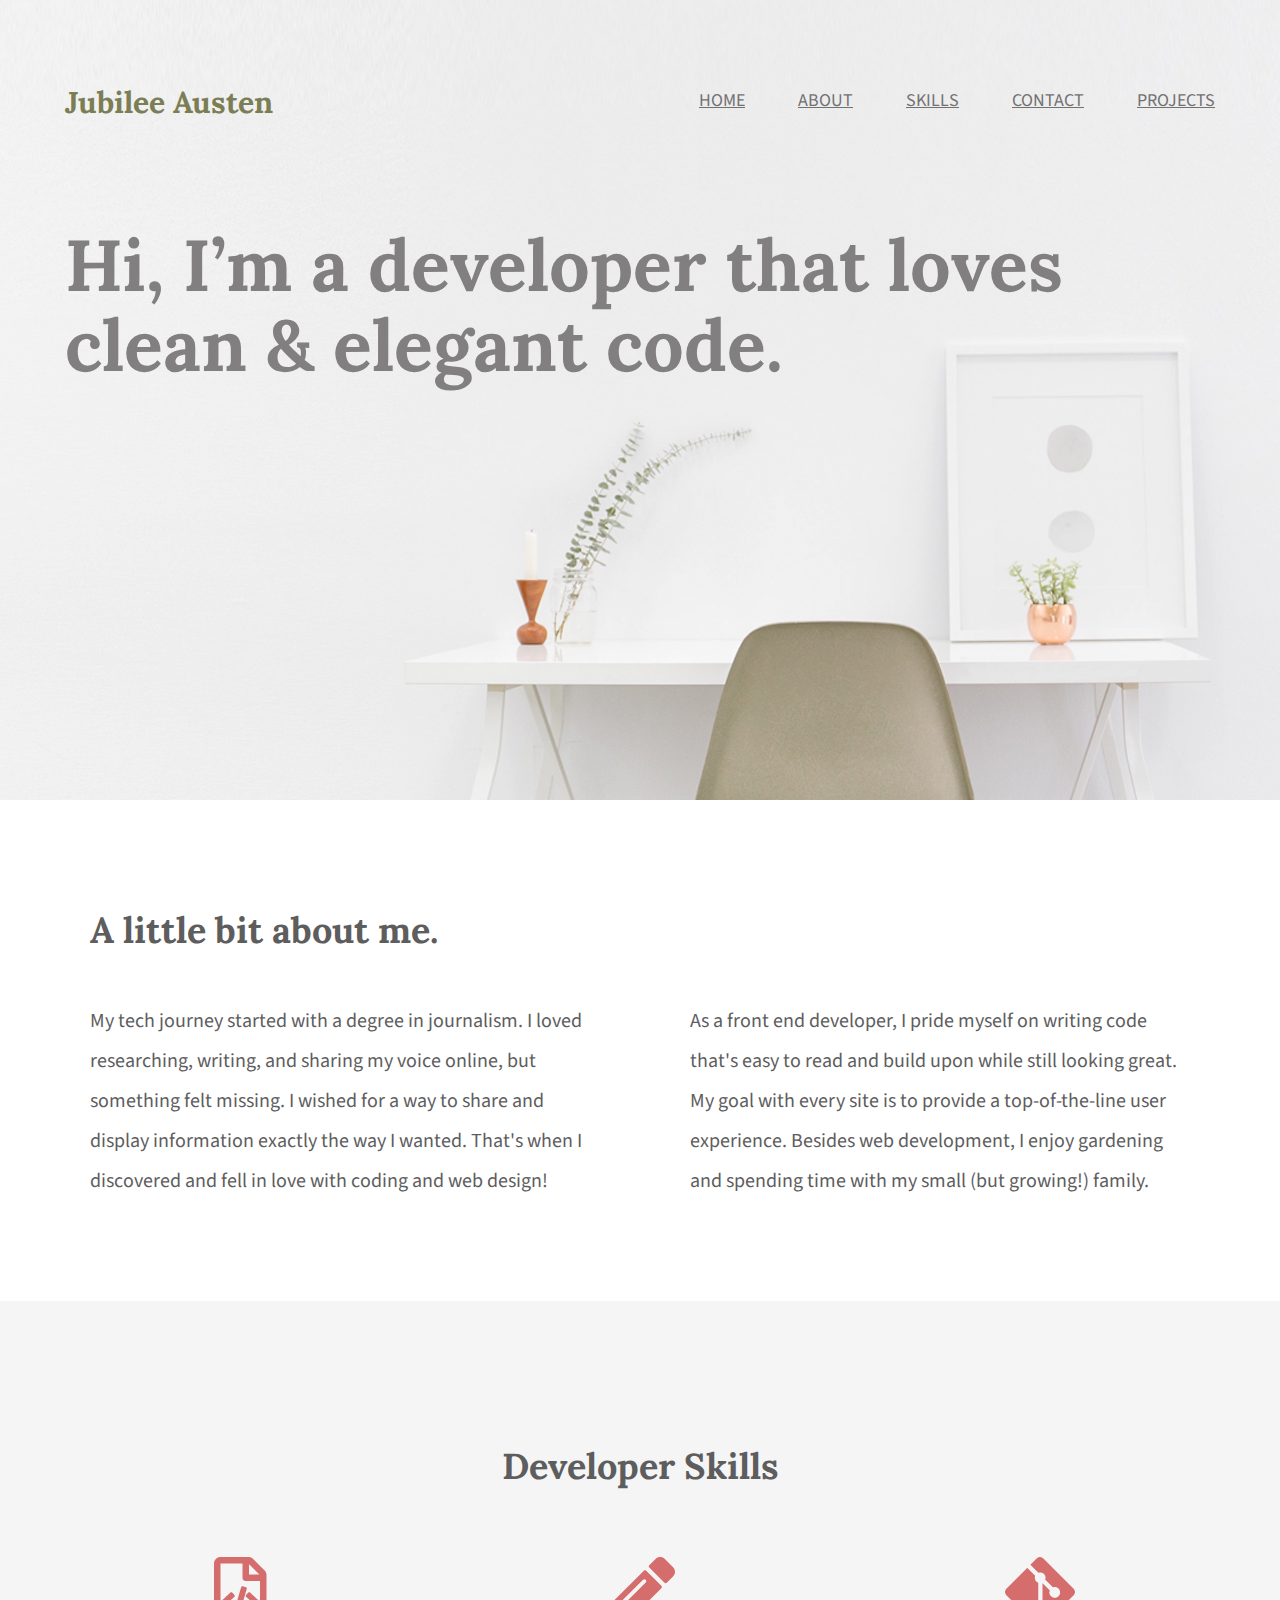
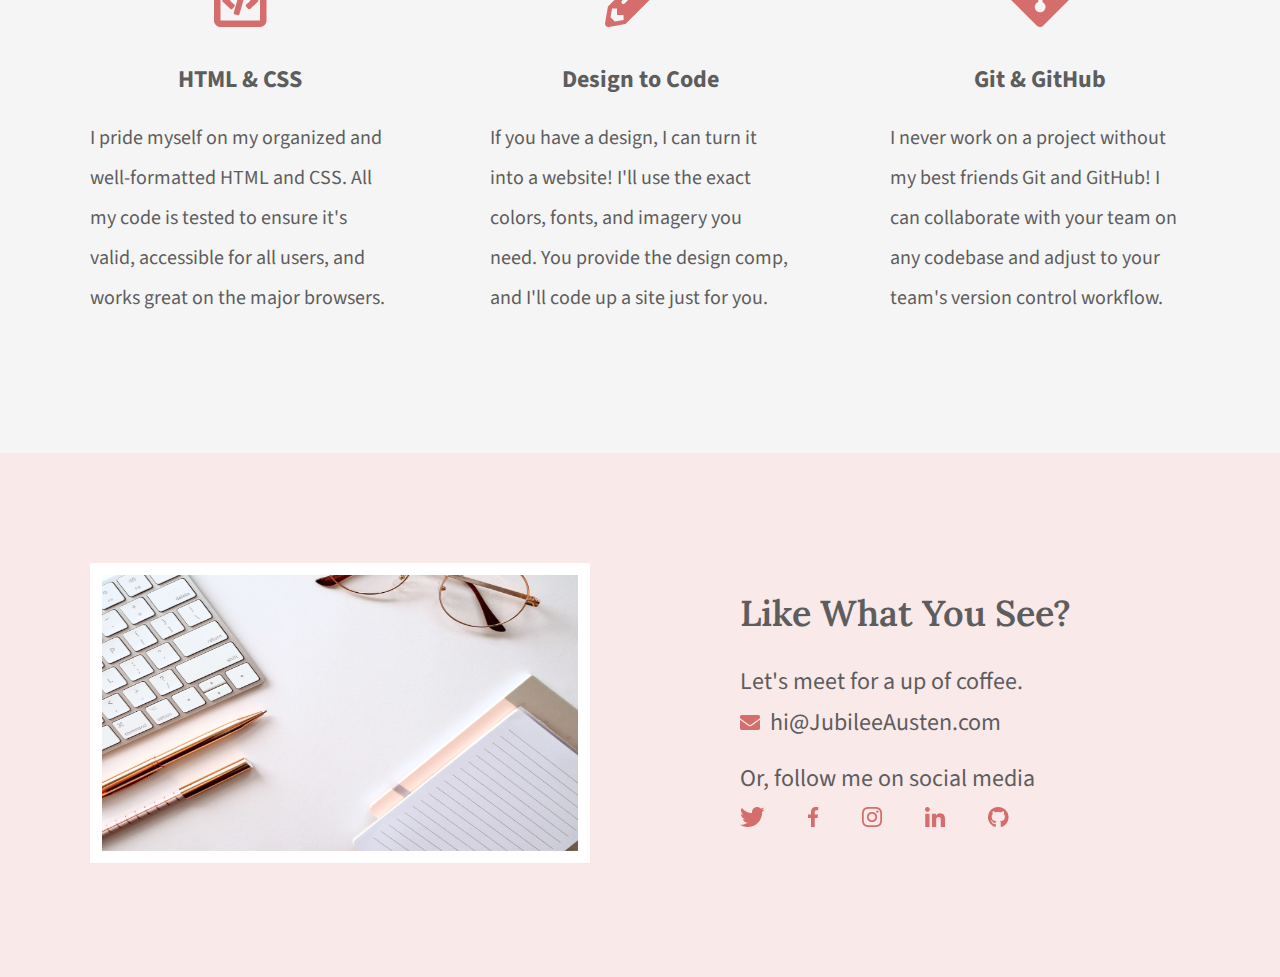
<file: index.html>
<!DOCTYPE html>
<html lang="en">

<head>
    <meta charset="UTF-8">
    <title>Jubilee Austen | Portfolio</title>
    <link rel="stylesheet" href="css/normalize.css" >
    <link rel="stylesheet" href="css/main.css" >
    <link rel="preconnect" href="https://fonts.googleapis.com">
    <link rel="preconnect" href="https://fonts.gstatic.com" crossorigin>
    <link href="https://fonts.googleapis.com/css2?family=Lora:wght@400;600;700&family=Source+Sans+3:wght@400;700&display=swap" rel="stylesheet">
</head>

<body>
<header class="homepage-hero">
    <div class="content-wrapper">
        <h1>Jubilee Austen</h1>
        <nav>
            <ul>
                <li><a href="#">home</a></li>
                <li><a href="#about">about</a></li>
                <li><a href="#skills">skills</a></li>
                <li><a href="#contact">contact</a></li>
                <li><a href="projects/index.html">projects</a></li>
            </ul>
        </nav>
        <h2>Hi, I’m a developer that loves clean & elegant code.</h2>
    </div>
</header>

<main>
    <section id="about">
        <div class="content-wrapper">
            <h2>A little bit about me.</h2>
            <p>My tech journey started with a degree in journalism. I loved researching,
                writing, and sharing my voice online, but something felt missing. I wished
                for a way to share and display information exactly the way I wanted. That's
                when I discovered and fell in love with coding and web design!</p>
            <p>As a front end developer, I pride myself on writing code that's easy to read
                and build upon while still looking great. My goal with every site is to provide
                a top-of-the-line user experience. Besides web development, I enjoy
                gardening and spending time with my small (but growing!) family.</p>
        </div>
    </section>
    <section id="skills">
        <div class="content-wrapper">
            <h2>Developer Skills</h2>
            <div class="skill-list">
                <img src="img/html-icon.png" alt="html icon">
                <h3>HTML & CSS</h3>
                <p>I pride myself on my organized and well-formatted HTML and CSS. All my
                    code is tested to ensure it's valid, accessible for all users, and works great
                    on the major browsers.</p>
            </div>
            <div class="skill-list">
                <img src="img/pencil-icon.png" alt="pencil icon">
                <h3>Design to Code</h3>
                <p>If you have a design, I can turn it into a website! I'll use the exact colors,
                    fonts, and imagery you need. You provide the design comp, and I'll code up
                    a site just for you.</p>
            </div>
            <div class="skill-list">
                <img src="img/git-icon.png" alt="github icon">
                <h3>Git & GitHub</h3>
                <p>I never work on a project without my best friends Git and GitHub! I can
                    collaborate with your team on any codebase and adjust to your team's
                    version control workflow.</p>
            </div>

        </div>
    </section>
</main>
<footer id="contact">
    <div class="content-wrapper">
        <div class="contact-image">
            <img src="img/jess-bailey-q10VITrVYUM-unsplash.png" id="contact-img" alt="desktop with pens, keyboard, notebooks, and eyeglasses">
        </div>
        <div class="contact-info">
            <h2>Like What You See?</h2>
            <h3 id="email-header">Let's meet for a up of coffee.</h3>
            <a href="mailto:hi@JubileeAusten.com"><img src="img/envelope.png" id="contact-icon" alt="envelope icon">hi@JubileeAusten.com</a>
            <h3 id="socialmedia-header">Or, follow me on social media</h3>
            <ul>
                <li><a href="https://www.twitter.com" target="_blank"><img src="img/twitter.png" alt="twitter icon"></a></li>
                <li><a href="https://www.facebook.com" target="_blank"><img src="img/facebook.png" alt="facebeook icon"></a></li>
                <li><a href="https://www.instagram.com" target="_blank"><img src="img/instagram.png" alt="instagram icon"></a></li>
                <li><a href="https://www.linkedin.com" target="_blank"><img src="img/linkedin.png" alt="linkedin icon"></a></li>
                <li><a href="https://www.github.com" target="_blank"><img src="img/github.png" alt="github icon"></a></li>
            </ul>
        </div>
    </div>
</footer>
</body>

</html>
</file>
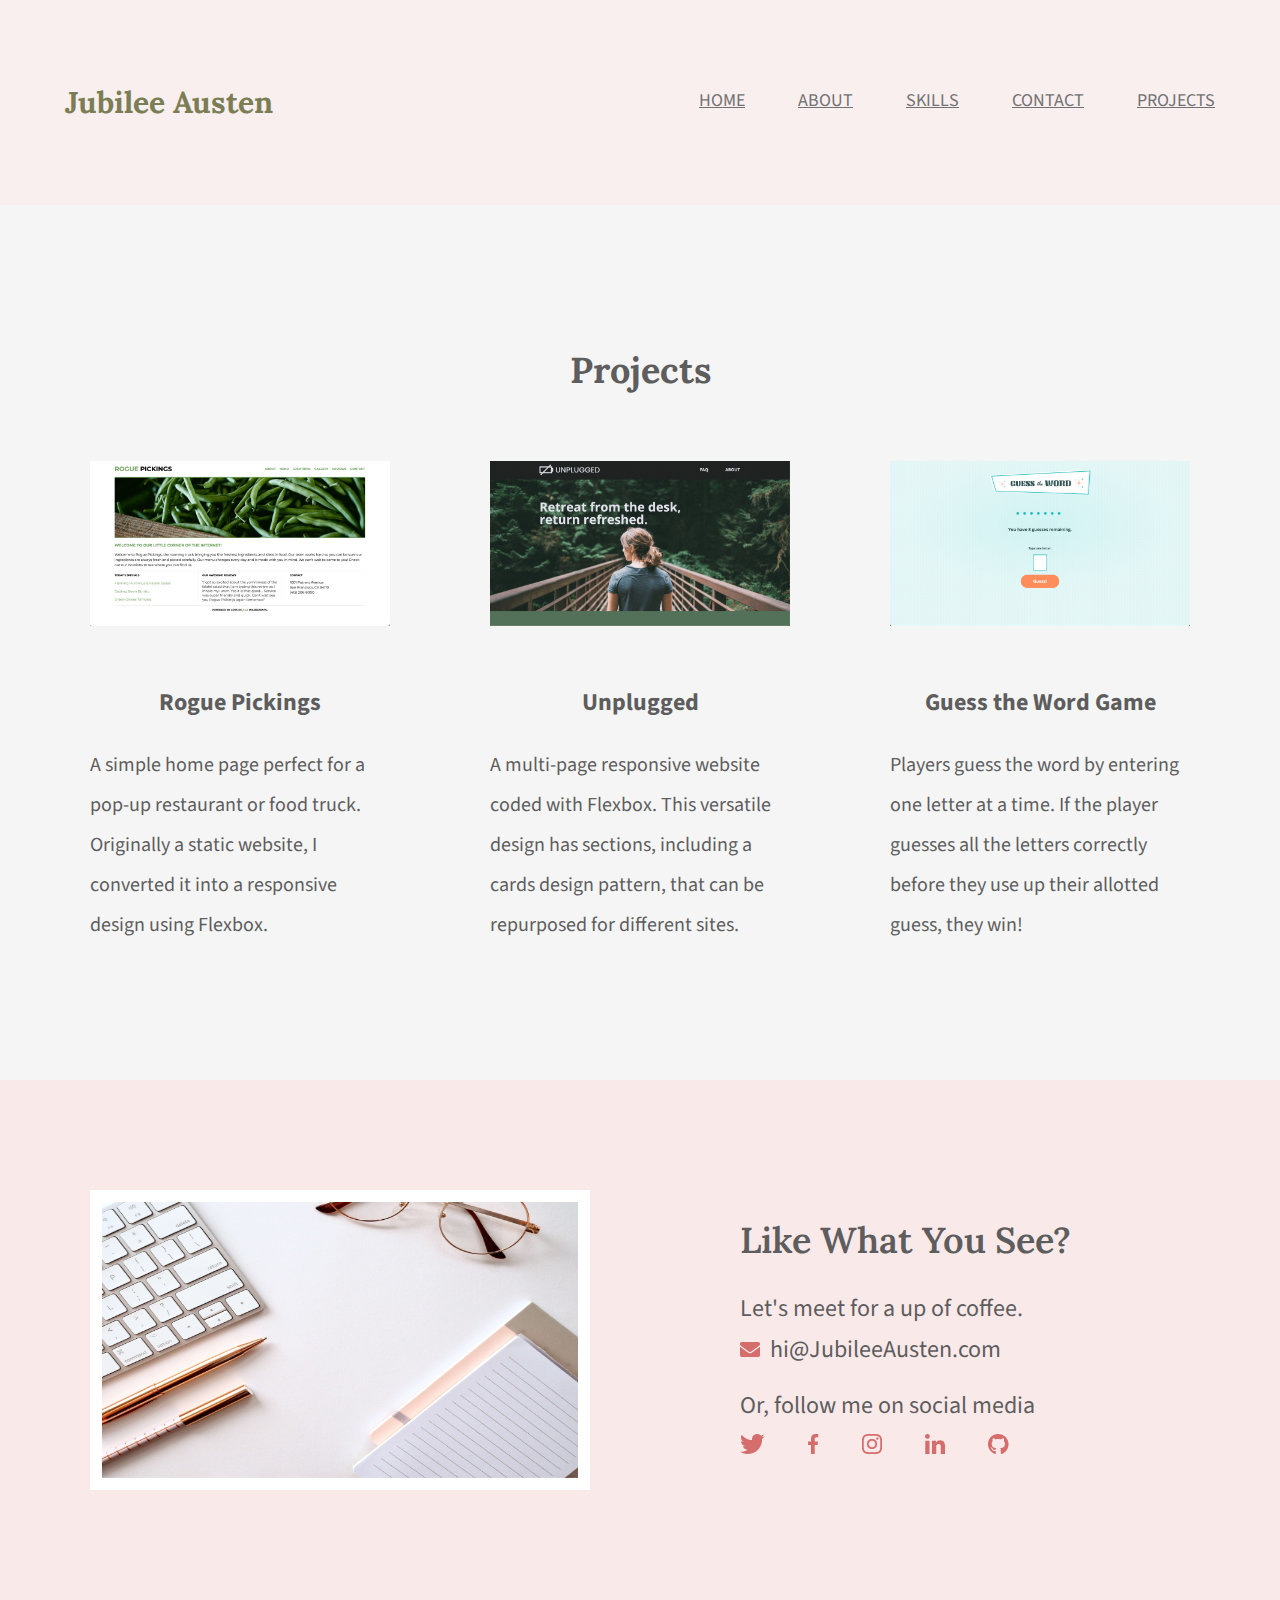
<file: projects/index.html>
<!DOCTYPE html>
<html lang="en">

<head>
    <meta charset="UTF-8">
    <title>Projects | Jubilee Austen</title>
    <link rel="stylesheet" href="../css/normalize.css" >
    <link rel="stylesheet" href="../css/main.css" >
    <link rel="preconnect" href="https://fonts.googleapis.com">
    <link rel="preconnect" href="https://fonts.gstatic.com" crossorigin>
    <link href="https://fonts.googleapis.com/css2?family=Lora:wght@400;600;700&family=Source+Sans+3:wght@400;700&display=swap" rel="stylesheet">
</head>

<body>
<header class="extra-hero">
    <div class="content-wrapper">
        <h1>Jubilee Austen</h1>
        <nav>
            <ul>
                <li><a href="../index.html">home</a></li>
                <li><a href="../index.html#about">about</a></li>
                <li><a href="../index.html#skills">skills</a></li>
                <li><a href="../index.html#contact">contact</a></li>
                <li><a href="#">projects</a></li>
            </ul>
        </nav>
    </div>
</header>

<main>
    <section id="projects">
        <div class="content-wrapper">
            <h2>Projects</h2>
            <div class="project-list">
                <a href="https://github.com" target="_blank"><img src="../img/rogue-pickings.png" alt="Rogue Pickings website"></a>
                <h3>Rogue Pickings</h3>
                <p>A simple home page perfect for a pop-up restaurant or food truck. Originally a static website, I converted it into a responsive design using Flexbox.</p>
            </div>
            <div class="project-list">
                <a href="https://github.com/" target="_blank"><img src="../img/unplugged.png" alt="Unplugged website"></a>
                <h3>Unplugged</h3>
                <p>A multi-page responsive website coded with Flexbox. This versatile design has sections, including a cards design pattern, that can be repurposed for different sites.</p>
            </div>
            <div class="project-list">
                <a href="https://github.com" target="_blank"><img src="..//img/guess-the-word-game.png" alt="Guess the Word Game website"></a>
                <h3>Guess the Word Game</h3>
                <p>Players guess the word by entering one letter at a time. If the player guesses all the letters correctly before they use up their allotted guess, they win!</p>
            </div>
        </div>
    </section>
</main>
<footer id="contact">
    <div class="content-wrapper">
        <div class="contact-image">
            <img src="../img/jess-bailey-q10VITrVYUM-unsplash.png" id="contact-img" alt="desktop with pens, keyboard, notebooks, and eyeglasses">
        </div>
        <div class="contact-info">
            <h2>Like What You See?</h2>
            <h3 id="email-header">Let's meet for a up of coffee.</h3>
            <a href="mailto:hi@JubileeAusten.com"><img src="../img/envelope.png" id="contact-icon" alt="envelope icon">hi@JubileeAusten.com</a>
            <h3 id="socialmedia-header">Or, follow me on social media</h3>
            <ul>
                <li><a href="https://www.twitter.com" target="_blank"><img src="../img/twitter.png" alt="twitter icon"></a></li>
                <li><a href="https://www.facebook.com" target="_blank"><img src="../img/facebook.png" alt="facebeook icon"></a></li>
                <li><a href="https://www.instagram.com" target="_blank"><img src="../img/instagram.png" alt="instagram icon"></a></li>
                <li><a href="https://www.linkedin.com" target="_blank"><img src="../img/linkedin.png" alt="linkedin icon"></a></li>
                <li><a href="https://www.github.com" target="_blank"><img src="../img/github.png" alt="github icon"></a></li>
            </ul>
        </div>
    </div>
</footer>
</body>

</html>
</file>
<file: css/main.css>
/****** Global Styles ******/
body {
    font-family: 'Source Sans 3', sans-serif;
    color: #5E5D5E;
}

.content-wrapper {
    width: 1200px;
    margin: 0 auto;
    overflow: auto;
}


/****** Header Styles ******/

.homepage-hero {
    background: url('../img/full-background.png'), #F9EFEF;
    background-size: cover;
    background-position: center;
    height: 800px;
}

header h1 {
    float: left;
    width: 300px;
    font-family: 'Lora', serif;
    font-size: 30px;
    color: #7B7E54;
    padding: 65px 0 65px 25px;
}

header nav {
    width: 800px;
    float: right;
    text-align: right;
    padding: 75px 25px 75px 0;
}

nav ul li {
    display: inline-block;
}

nav ul li a {
    color: #727172;
    text-transform: uppercase;
    padding-left: 80px;
    font-size: 18px;
    padding-left: 50px;
}

header h2 {
    width: 1000px;
    padding: 20px 0 20px 25px;
    clear: both;
    font-family: 'Lora', serif;
    font-size: 72px;
    line-height: 80px;
    color: #817F80;
}


/****** About Styles ******/

#about .content-wrapper {
    padding: 80px 0;
}

#about h2 {
    font-family: 'Lora', serif;
    font-size: 36px;
    padding-left: 50px;
}

#about p {
    float: left;
    width: 500px;
    font-size: 20px;
    line-height: 40px;
    padding: 0 50px;
}


/****** Skill Styles ******/

#skills {
    background: #F5F5F5;
    text-align: center;
}


#skills .content-wrapper {
    padding: 115px 0;
}

.skill-list {
    float: left;
    width: 300px;
    padding: 0 50px;
}

#skills h2 {
    font-family: 'Lora', serif;
    font-size: 36px;
    padding-bottom: 40px
}

#skills h3 {
    font-size: 24px;
    line-height: 36px;
    margin: 30px 0 20px 0;
}

#skills p {
    font-size: 20px;
    line-height: 40px;
    text-align: left;
}


/****** Contact Styles ******/

#contact {
    background: #F9E9E9;
}

#contact .content-wrapper {
    padding: 110px 0;
}

#contact .contact-image {
    float: left;
    width: 600px;
}

#contact #contact-img {
    width: 500px;
    height: 300px;
    border: 12px solid white;
    box-sizing: border-box;
    margin: 0 50px;
}

#contact .contact-info {
    float: left;
    width: 600px;
    padding-left: 100px;
    box-sizing: border-box;
}

#contact h2 {
    font-family: 'Lora', serif;
    font-size: 36px;
    font-weight: 600;
    margin: 30px 0;
}

#contact h3 {
    font-size: 24px;
    font-weight: 400;
    line-height: 36px;
}

#contact #email-header {
    margin-bottom: 5px;
}

#contact #socialmedia-header {
    margin: 20px 0 5px 0;
}

#contact #contact-icon {
    padding-right: 10px;
}

#contact a {
    font-size: 24px;
    line-height: 36px;
    color: #5E5D5E;
    text-decoration: none;
}

#contact ul {
    margin-top: 0;
    padding-left: 0;
}

#contact ul li {
    display: inline-block;
}

#contact ul img {
    padding-right: 40px;
}


/****** Projects Page Styles ******/

header.extra-hero {
    background: #F9EFEF;
}


 /****** Projects Page Projects Styles ******/

 #projects {
    background: #F5F5F5;
    text-align: center;
}


#projects .content-wrapper {
    padding: 115px 0;
}

.project-list {
    float: left;
    width: 300px;
    padding: 0 50px;
}

#projects h2 {
    font-family: 'Lora', serif;
    font-size: 36px;
    padding-bottom: 40px
}

#projects h3 {
    font-size: 24px;
    line-height: 36px;
}

#projects img {
    width: 300px;
    padding-bottom: 30px;
}

#projects p {
    font-size: 20px;
    line-height: 40px;
    text-align: left;
}
</file>
